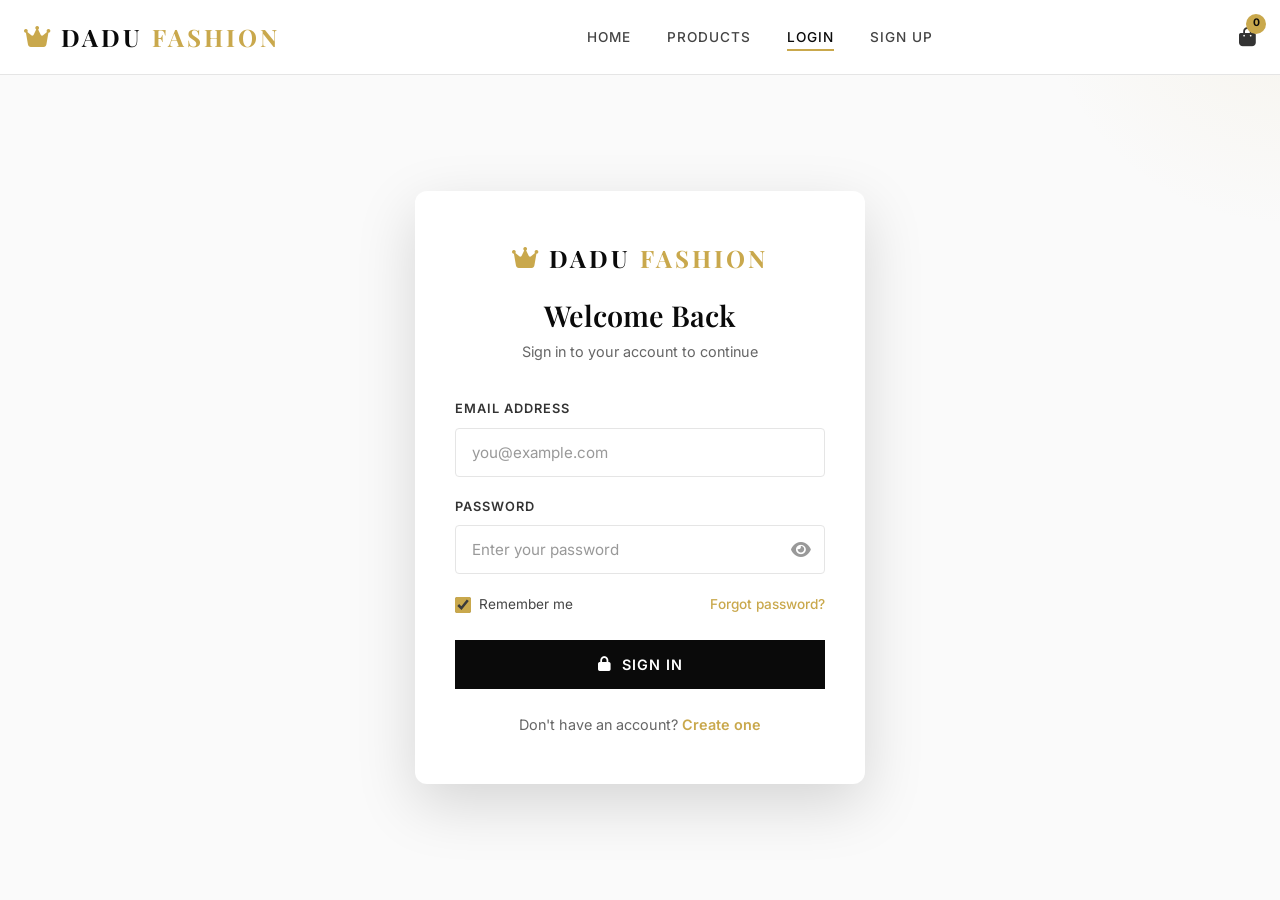
<file: Login.html>
<!DOCTYPE html>
<html lang="en">
<head>
    <meta charset="UTF-8">
    <meta name="viewport" content="width=device-width, initial-scale=1.0">
    <meta name="description" content="Login to your Dadu Fashion account.">
    <title>Login - Dadu Fashion</title>
    <link rel="stylesheet" href="style.css">
    <link rel="stylesheet" href="https://cdnjs.cloudflare.com/ajax/libs/font-awesome/6.5.1/css/all.min.css">
    <link href="https://fonts.googleapis.com/css2?family=Playfair+Display:wght@400;500;600;700&family=Inter:wght@300;400;500;600;700&display=swap" rel="stylesheet">
</head>
<body>
    <!-- Navbar -->
    <nav class="navbar" id="navbar">
        <div class="nav-container">
            <div class="nav-left">
                <a href="index.html" class="logo">
                    <span class="logo-icon"><i class="fas fa-crown"></i></span>
                    <span class="logo-text">DADU <span class="logo-highlight">FASHION</span></span>
                </a>
            </div>
            <div class="nav-center">
                <ul class="nav-links" id="navLinks">
                    <li><a href="index.html">Home</a></li>
                    <li><a href="products.html">Products</a></li>
                    <li><a href="login.html" class="active">Login</a></li>
                    <li><a href="signup.html">Sign Up</a></li>
                </ul>
            </div>
            <div class="nav-right">
                <a href="products.html" class="cart-icon" id="cartIcon">
                    <i class="fas fa-shopping-bag"></i>
                    <span class="cart-badge" id="cartBadge">0</span>
                </a>
                <div class="hamburger" id="hamburger">
                    <span></span>
                    <span></span>
                    <span></span>
                </div>
            </div>
        </div>
    </nav>

    <!-- Login Section -->
    <section class="auth-section">
        <div class="auth-card">
            <div class="auth-header">
                <a href="index.html" class="logo">
                    <span class="logo-icon"><i class="fas fa-crown"></i></span>
                    <span class="logo-text">DADU <span class="logo-highlight">FASHION</span></span>
                </a>
                <h2>Welcome Back</h2>
                <p>Sign in to your account to continue</p>
            </div>
            <form id="loginForm">
                <div class="form-group">
                    <label for="loginEmail">Email Address</label>
                    <input type="email" id="loginEmail" placeholder="you@example.com" required>
                </div>
                <div class="form-group">
                    <label for="loginPassword">Password</label>
                    <div class="password-wrapper">
                        <input type="password" id="loginPassword" placeholder="Enter your password" required>
                        <button type="button" class="password-toggle" aria-label="Toggle password visibility">
                            <i class="fas fa-eye"></i>
                        </button>
                    </div>
                </div>
                <div class="form-options">
                    <label>
                        <input type="checkbox" checked> Remember me
                    </label>
                    <a href="#">Forgot password?</a>
                </div>
                <button type="submit" class="btn btn-primary">
                    <i class="fas fa-lock"></i> Sign In
                </button>
            </form>
            <div class="auth-footer">
                <p>Don't have an account? <a href="signup.html">Create one</a></p>
            </div>
        </div>
    </section>

    <!-- Toast -->
    <div class="toast" id="toast">
        <div class="toast-content">
            <i class="fas fa-check-circle"></i>
            <span id="toastMessage">Item added to cart!</span>
        </div>
    </div>

    <script src="script.js"></script>
</body>
</html>
</file>
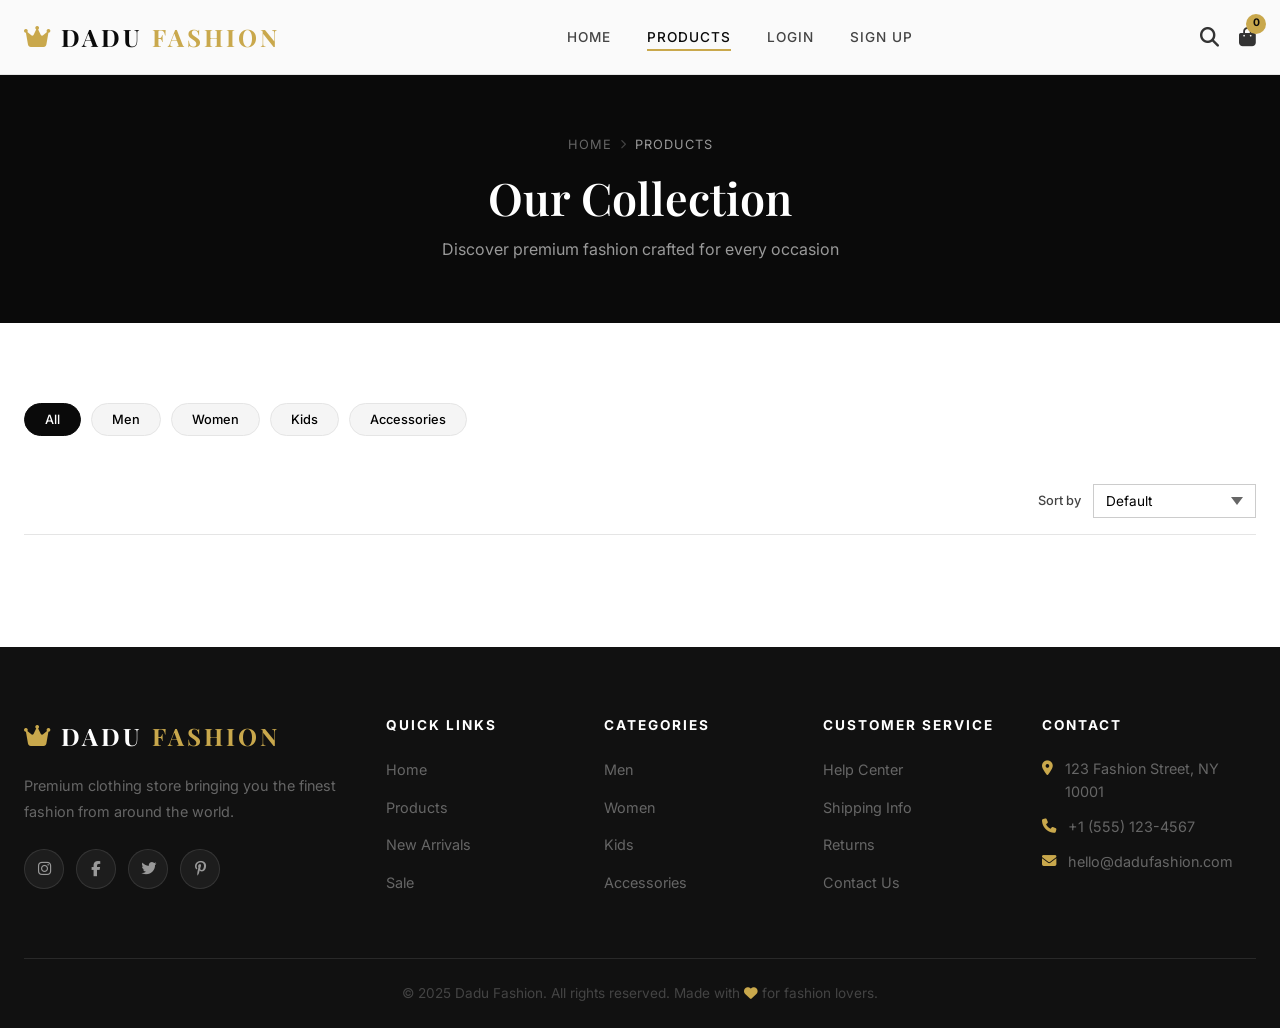
<file: products.html>
<!DOCTYPE html>
<html lang="en">
<head>
    <meta charset="UTF-8">
    <meta name="viewport" content="width=device-width, initial-scale=1.0">
    <meta name="description" content="Shop all products at Dadu Fashion - Premium Men, Women, Kids, and Accessories collection.">
    <title>Products - Dadu Fashion</title>
    <link rel="stylesheet" href="style.css">
    <link rel="stylesheet" href="https://cdnjs.cloudflare.com/ajax/libs/font-awesome/6.5.1/css/all.min.css">
    <link href="https://fonts.googleapis.com/css2?family=Playfair+Display:wght@400;500;600;700&family=Inter:wght@300;400;500;600;700&display=swap" rel="stylesheet">
</head>
<body>
    <!-- Navbar -->
    <nav class="navbar" id="navbar">
        <div class="nav-container">
            <div class="nav-left">
                <a href="index.html" class="logo">
                    <span class="logo-icon"><i class="fas fa-crown"></i></span>
                    <span class="logo-text">DADU <span class="logo-highlight">FASHION</span></span>
                </a>
            </div>
            <div class="nav-center">
                <ul class="nav-links" id="navLinks">
                    <li><a href="index.html">Home</a></li>
                    <li><a href="products.html" class="active">Products</a></li>
                    <li><a href="login.html">Login</a></li>
                    <li><a href="signup.html">Sign Up</a></li>
                </ul>
            </div>
            <div class="nav-right">
                <div class="search-toggle" id="searchToggle">
                    <i class="fas fa-search"></i>
                </div>
                <a href="products.html" class="cart-icon" id="cartIcon">
                    <i class="fas fa-shopping-bag"></i>
                    <span class="cart-badge" id="cartBadge">0</span>
                </a>
                <div class="hamburger" id="hamburger">
                    <span></span>
                    <span></span>
                    <span></span>
                </div>
            </div>
        </div>
        <div class="search-bar" id="searchBar">
            <div class="search-container">
                <i class="fas fa-search"></i>
                <input type="text" id="searchInput" placeholder="Search for products, categories, brands...">
                <button class="search-close" id="searchClose"><i class="fas fa-times"></i></button>
            </div>
        </div>
    </nav>

    <!-- Page Header -->
    <section class="page-header">
        <div class="page-header-content">
            <div class="breadcrumb">
                <a href="index.html">Home</a>
                <i class="fas fa-chevron-right"></i>
                <span>Products</span>
            </div>
            <h1>Our Collection</h1>
            <p>Discover premium fashion crafted for every occasion</p>
        </div>
    </section>

    <!-- Products Section -->
    <section class="section-padding">
        <div class="container">
            <!-- Filter Pills -->
            <div class="filter-pills">
                <button class="filter-pill active" data-category="all">All</button>
                <button class="filter-pill" data-category="men">Men</button>
                <button class="filter-pill" data-category="women">Women</button>
                <button class="filter-pill" data-category="kids">Kids</button>
                <button class="filter-pill" data-category="accessories">Accessories</button>
            </div>

            <!-- Toolbar -->
            <div class="products-toolbar">
                <div class="toolbar-left">
                    <span id="productCount"></span>
                </div>
                <div class="toolbar-right">
                    <label for="sortSelect">Sort by</label>
                    <select id="sortSelect">
                        <option value="default">Default</option>
                        <option value="price-asc">Price: Low to High</option>
                        <option value="price-desc">Price: High to Low</option>
                        <option value="name-asc">Name: A-Z</option>
                        <option value="rating">Highest Rated</option>
                    </select>
                </div>
            </div>

            <!-- Products Grid -->
            <div class="products-grid" id="productsGrid">
                <!-- Dynamically rendered -->
            </div>
        </div>
    </section>

    <!-- Footer -->
    <footer class="footer">
        <div class="container">
            <div class="footer-grid">
                <div class="footer-col footer-brand">
                    <a href="index.html" class="logo">
                        <span class="logo-icon"><i class="fas fa-crown"></i></span>
                        <span class="logo-text">DADU <span class="logo-highlight">FASHION</span></span>
                    </a>
                    <p>Premium clothing store bringing you the finest fashion from around the world.</p>
                    <div class="social-links">
                        <a href="#" aria-label="Instagram"><i class="fab fa-instagram"></i></a>
                        <a href="#" aria-label="Facebook"><i class="fab fa-facebook-f"></i></a>
                        <a href="#" aria-label="Twitter"><i class="fab fa-twitter"></i></a>
                        <a href="#" aria-label="Pinterest"><i class="fab fa-pinterest-p"></i></a>
                    </div>
                </div>
                <div class="footer-col">
                    <h4>Quick Links</h4>
                    <ul>
                        <li><a href="index.html">Home</a></li>
                        <li><a href="products.html">Products</a></li>
                        <li><a href="products.html?category=new">New Arrivals</a></li>
                        <li><a href="products.html?category=sale">Sale</a></li>
                    </ul>
                </div>
                <div class="footer-col">
                    <h4>Categories</h4>
                    <ul>
                        <li><a href="products.html?category=men">Men</a></li>
                        <li><a href="products.html?category=women">Women</a></li>
                        <li><a href="products.html?category=kids">Kids</a></li>
                        <li><a href="products.html?category=accessories">Accessories</a></li>
                    </ul>
                </div>
                <div class="footer-col">
                    <h4>Customer Service</h4>
                    <ul>
                        <li><a href="#">Help Center</a></li>
                        <li><a href="#">Shipping Info</a></li>
                        <li><a href="#">Returns</a></li>
                        <li><a href="#">Contact Us</a></li>
                    </ul>
                </div>
                <div class="footer-col">
                    <h4>Contact</h4>
                    <ul class="contact-info">
                        <li><i class="fas fa-map-marker-alt"></i> 123 Fashion Street, NY 10001</li>
                        <li><i class="fas fa-phone"></i> +1 (555) 123-4567</li>
                        <li><i class="fas fa-envelope"></i> hello@dadufashion.com</li>
                    </ul>
                </div>
            </div>
            <div class="footer-bottom">
                <p>&copy; 2025 Dadu Fashion. All rights reserved. Made with <i class="fas fa-heart"></i> for fashion lovers.</p>
            </div>
        </div>
    </footer>

    <!-- Toast -->
    <div class="toast" id="toast">
        <div class="toast-content">
            <i class="fas fa-check-circle"></i>
            <span id="toastMessage">Item added to cart!</span>
        </div>
    </div>

    <script src="script.js"></script>
</body>
  </html>
</file>
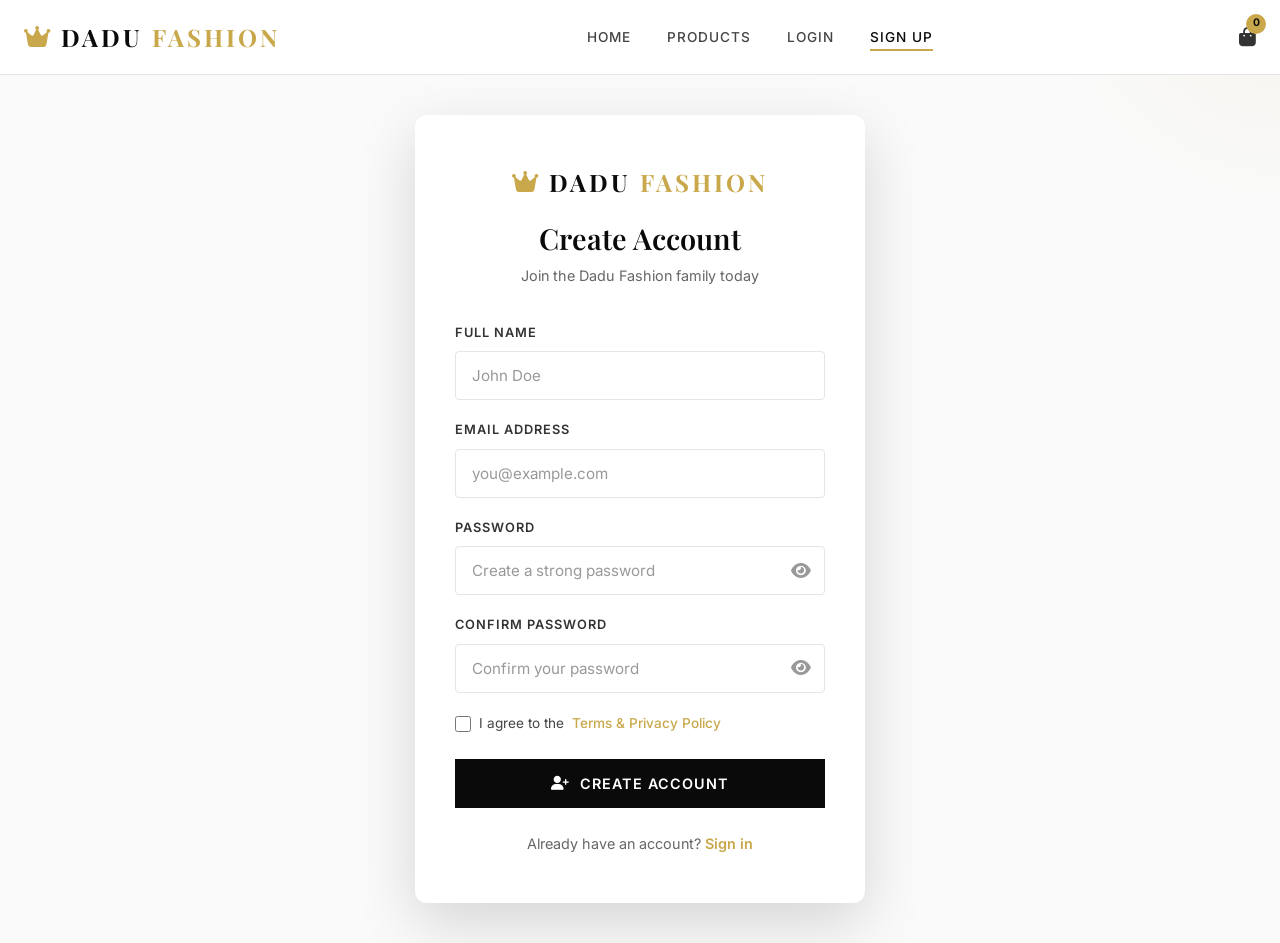
<file: Signup.html>
<!DOCTYPE html>
<html lang="en">
<head>
    <meta charset="UTF-8">
    <meta name="viewport" content="width=device-width, initial-scale=1.0">
    <meta name="description" content="Create your Dadu Fashion account and start shopping.">
    <title>Sign Up - Dadu Fashion</title>
    <link rel="stylesheet" href="style.css">
    <link rel="stylesheet" href="https://cdnjs.cloudflare.com/ajax/libs/font-awesome/6.5.1/css/all.min.css">
    <link href="https://fonts.googleapis.com/css2?family=Playfair+Display:wght@400;500;600;700&family=Inter:wght@300;400;500;600;700&display=swap" rel="stylesheet">
</head>
<body>
    <!-- Navbar -->
    <nav class="navbar" id="navbar">
        <div class="nav-container">
            <div class="nav-left">
                <a href="index.html" class="logo">
                    <span class="logo-icon"><i class="fas fa-crown"></i></span>
                    <span class="logo-text">DADU <span class="logo-highlight">FASHION</span></span>
                </a>
            </div>
            <div class="nav-center">
                <ul class="nav-links" id="navLinks">
                    <li><a href="index.html">Home</a></li>
                    <li><a href="products.html">Products</a></li>
                    <li><a href="login.html">Login</a></li>
                    <li><a href="signup.html" class="active">Sign Up</a></li>
                </ul>
            </div>
            <div class="nav-right">
                <a href="products.html" class="cart-icon" id="cartIcon">
                    <i class="fas fa-shopping-bag"></i>
                    <span class="cart-badge" id="cartBadge">0</span>
                </a>
                <div class="hamburger" id="hamburger">
                    <span></span>
                    <span></span>
                    <span></span>
                </div>
            </div>
        </div>
    </nav>

    <!-- Signup Section -->
    <section class="auth-section">
        <div class="auth-card">
            <div class="auth-header">
                <a href="index.html" class="logo">
                    <span class="logo-icon"><i class="fas fa-crown"></i></span>
                    <span class="logo-text">DADU <span class="logo-highlight">FASHION</span></span>
                </a>
                <h2>Create Account</h2>
                <p>Join the Dadu Fashion family today</p>
            </div>
            <form id="signupForm">
                <div class="form-group">
                    <label for="signupName">Full Name</label>
                    <input type="text" id="signupName" placeholder="John Doe" required>
                </div>
                <div class="form-group">
                    <label for="signupEmail">Email Address</label>
                    <input type="email" id="signupEmail" placeholder="you@example.com" required>
                </div>
                <div class="form-group">
                    <label for="signupPassword">Password</label>
                    <div class="password-wrapper">
                        <input type="password" id="signupPassword" placeholder="Create a strong password" required minlength="6">
                        <button type="button" class="password-toggle" aria-label="Toggle password visibility">
                            <i class="fas fa-eye"></i>
                        </button>
                    </div>
                </div>
                <div class="form-group">
                    <label for="signupConfirm">Confirm Password</label>
                    <div class="password-wrapper">
                        <input type="password" id="signupConfirm" placeholder="Confirm your password" required>
                        <button type="button" class="password-toggle" aria-label="Toggle password visibility">
                            <i class="fas fa-eye"></i>
                        </button>
                    </div>
                </div>
                <div class="form-options">
                    <label>
                        <input type="checkbox" required> I agree to the <a href="#">Terms & Privacy Policy</a>
                    </label>
                </div>
                <button type="submit" class="btn btn-primary">
                    <i class="fas fa-user-plus"></i> Create Account
                </button>
            </form>
            <div class="auth-footer">
                <p>Already have an account? <a href="login.html">Sign in</a></p>
            </div>
        </div>
    </section>

    <!-- Toast -->
    <div class="toast" id="toast">
        <div class="toast-content">
            <i class="fas fa-check-circle"></i>
            <span id="toastMessage">Item added to cart!</span>
        </div>
    </div>

    <script src="script.js"></script>
</body>
                      </html>
</file>
<file: style.css>
/* ============================================
   DADU FASHION - Premium E-Commerce Style
   ============================================ */

/* --- CSS Variables / Theme --- */
:root {
    --gold: #C9A84C;
    --gold-light: #E8D5A3;
    --gold-dark: #A8882E;
    --black: #0A0A0A;
    --black-2: #1A1A1A;
    --white: #FFFFFF;
    --off-white: #FAFAFA;
    --gray-100: #F5F5F5;
    --gray-200: #E5E5E5;
    --gray-300: #CCCCCC;
    --gray-400: #999999;
    --gray-500: #666666;
    --gray-600: #444444;
    --gray-700: #333333;
    --gray-800: #222222;
    --gray-900: #111111;
    --shadow-sm: 0 2px 8px rgba(0,0,0,0.06);
    --shadow-md: 0 4px 20px rgba(0,0,0,0.1);
    --shadow-lg: 0 8px 40px rgba(0,0,0,0.12);
    --shadow-xl: 0 20px 60px rgba(0,0,0,0.15);
    --radius-sm: 8px;
    --radius-md: 12px;
    --radius-lg: 20px;
    --radius-xl: 28px;
    --transition: all 0.3s cubic-bezier(0.25, 0.46, 0.45, 0.94);
    --transition-slow: all 0.5s cubic-bezier(0.25, 0.46, 0.45, 0.94);
    --font-primary: 'Playfair Display', serif;
    --font-secondary: 'Inter', sans-serif;
    --max-width: 1280px;
    --nav-height: 75px;
}

/* --- Reset & Base --- */
*, *::before, *::after {
    margin: 0;
    padding: 0;
    box-sizing: border-box;
}

html {
    scroll-behavior: smooth;
    font-size: 16px;
}

body {
    font-family: var(--font-secondary);
    color: var(--black);
    background: var(--white);
    line-height: 1.6;
    overflow-x: hidden;
    -webkit-font-smoothing: antialiased;
    -moz-osx-font-smoothing: grayscale;
}

a {
    text-decoration: none;
    color: inherit;
    transition: var(--transition);
}

ul { list-style: none; }

img {
    max-width: 100%;
    height: auto;
    display: block;
}

.container {
    max-width: var(--max-width);
    margin: 0 auto;
    padding: 0 24px;
}

.section-padding {
    padding: 80px 0;
}

/* --- Typography --- */
h1, h2, h3, h4, h5 {
    font-family: var(--font-primary);
    line-height: 1.2;
    font-weight: 600;
}

.section-header {
    text-align: center;
    margin-bottom: 50px;
}

.section-tag {
    display: inline-block;
    font-family: var(--font-secondary);
    font-size: 0.75rem;
    font-weight: 600;
    letter-spacing: 3px;
    text-transform: uppercase;
    color: var(--gold);
    margin-bottom: 12px;
    position: relative;
}

.section-tag::before,
.section-tag::after {
    content: '';
    display: inline-block;
    width: 30px;
    height: 1px;
    background: var(--gold);
    vertical-align: middle;
    margin: 0 12px;
}

.section-title {
    font-size: 2.5rem;
    font-weight: 700;
    color: var(--black);
    margin-bottom: 16px;
}

.section-desc {
    font-size: 1.05rem;
    color: var(--gray-500);
    max-width: 520px;
    margin: 0 auto;
}

.section-footer {
    text-align: center;
    margin-top: 50px;
}

/* --- Buttons --- */
.btn {
    display: inline-flex;
    align-items: center;
    gap: 10px;
    padding: 14px 32px;
    font-family: var(--font-secondary);
    font-size: 0.9rem;
    font-weight: 600;
    text-transform: uppercase;
    letter-spacing: 1px;
    border: none;
    border-radius: 0;
    cursor: pointer;
    transition: var(--transition);
    position: relative;
    overflow: hidden;
}

.btn-primary {
    background: var(--black);
    color: var(--white);
}

.btn-primary:hover {
    background: var(--gold);
    color: var(--black);
    transform: translateY(-2px);
    box-shadow: var(--shadow-lg);
}

.btn-outline {
    background: transparent;
    color: var(--white);
    border: 2px solid var(--white);
}

.btn-outline:hover {
    background: var(--white);
    color: var(--black);
    transform: translateY(-2px);
}

.btn-primary-outline {
    background: transparent;
    color: var(--black);
    border: 2px solid var(--black);
}

.btn-primary-outline:hover {
    background: var(--black);
    color: var(--white);
    transform: translateY(-2px);
}

.btn-gold {
    background: var(--gold);
    color: var(--black);
}

.btn-gold:hover {
    background: var(--gold-dark);
    color: var(--white);
    transform: translateY(-2px);
        box-shadow: var(--shadow-lg);
}

/* ============================================
   NAVBAR
   ============================================ */
.navbar {
    position: fixed;
    top: 0;
    left: 0;
    width: 100%;
    height: var(--nav-height);
    background: rgba(255, 255, 255, 0.98);
    backdrop-filter: blur(20px);
    -webkit-backdrop-filter: blur(20px);
    border-bottom: 1px solid var(--gray-200);
    z-index: 1000;
    transition: var(--transition);
}

.navbar.scrolled {
    box-shadow: var(--shadow-md);
    background: rgba(255, 255, 255, 0.98);
}

.nav-container {
    max-width: var(--max-width);
    margin: 0 auto;
    padding: 0 24px;
    height: 100%;
    display: flex;
    align-items: center;
    justify-content: space-between;
}

/* Logo */
.logo {
    display: flex;
    align-items: center;
    gap: 10px;
}

.logo-icon {
    font-size: 1.5rem;
    color: var(--gold);
}

.logo-text {
    font-family: var(--font-primary);
    font-size: 1.5rem;
    font-weight: 700;
    letter-spacing: 3px;
    color: var(--black);
}

.logo-highlight {
    color: var(--gold);
    font-weight: 700;
}

/* Nav Links */
.nav-links {
    display: flex;
    align-items: center;
    gap: 36px;
}

.nav-links a {
    font-size: 0.85rem;
    font-weight: 500;
    text-transform: uppercase;
    letter-spacing: 1px;
    color: var(--gray-600);
    position: relative;
    padding: 4px 0;
}

.nav-links a::after {
    content: '';
    position: absolute;
    bottom: -2px;
    left: 0;
    width: 0;
    height: 2px;
    background: var(--gold);
    transition: var(--transition);
}

.nav-links a:hover,
.nav-links a.active {
    color: var(--black);
}

.nav-links a:hover::after,
.nav-links a.active::after {
    width: 100%;
}

/* Nav Right */
.nav-right {
    display: flex;
    align-items: center;
    gap: 20px;
}

.search-toggle,
.cart-icon {
    font-size: 1.2rem;
    color: var(--gray-700);
    cursor: pointer;
    transition: var(--transition);
    position: relative;
}

.search-toggle:hover,
.cart-icon:hover {
    color: var(--gold);
}

.cart-badge {
    position: absolute;
    top: -8px;
    right: -10px;
    width: 20px;
    height: 20px;
    background: var(--gold);
    color: var(--black);
    font-size: 0.65rem;
    font-weight: 700;
    border-radius: 50%;
    display: flex;
    align-items: center;
    justify-content: center;
    transition: var(--transition);
}

/* Hamburger */
.hamburger {
    display: none;
    flex-direction: column;
    gap: 5px;
    cursor: pointer;
    padding: 4px;
}

.hamburger span {
    width: 24px;
    height: 2px;
    background: var(--black);
    transition: var(--transition);
    border-radius: 2px;
}

.hamburger.active span:nth-child(1) {
    transform: rotate(45deg) translate(5px, 5px);
}

.hamburger.active span:nth-child(2) {
    opacity: 0;
}

.hamburger.active span:nth-child(3) {
    transform: rotate(-45deg) translate(5px, -5px);
}

/* Search Bar */
.search-bar {
    position: absolute;
    top: var(--nav-height);
    left: 0;
    width: 100%;
    background: var(--white);
    border-bottom: 1px solid var(--gray-200);
    padding: 16px 0;
    transform: translateY(-100%);
    opacity: 0;
    visibility: hidden;
    transition: var(--transition);
    z-index: 999;
}

.search-bar.active {
    transform: translateY(0);
    opacity: 1;
    visibility: visible;
}

.search-container {
    max-width: var(--max-width);
    margin: 0 auto;
    padding: 0 24px;
    display: flex;
    align-items: center;
    gap: 16px;
}

.search-container i {
    color: var(--gray-400);
    font-size: 1.1rem;
}

.search-container input {
    flex: 1;
    border: none;
    outline: none;
    font-size: 1rem;
    font-family: var(--font-secondary);
    padding: 8px 0;
    background: transparent;
    color: var(--black);
}

.search-container input::placeholder {
    color: var(--gray-400);
}

.search-close {
    background: none;
    border: none;
    font-size: 1.2rem;
    color: var(--gray-500);
    cursor: pointer;
    transition: var(--transition);
    padding: 4px;
}

.search-close:hover {
    color: var(--black);
}

/* ============================================
   HERO SECTION
   ============================================ */
.hero {
    position: relative;
    min-height: 100vh;
    display: flex;
    align-items: center;
    justify-content: center;
    background: linear-gradient(135deg, #0a0a0a 0%, #1a1a1a 50%, #0a0a0a 100%);
    overflow: hidden;
    margin-top: 0;
    padding-top: var(--nav-height);
}

.hero::before {
    content: '';
    position: absolute;
    top: -50%;
    left: -50%;
    width: 200%;
    height: 200%;
    background: radial-gradient(ellipse at center, rgba(201, 168, 76, 0.05) 0%, transparent 60%);
    animation: heroGlow 10s ease-in-out infinite alternate;
}

@keyframes heroGlow {
    0% { transform: translate(0, 0) rotate(0deg); }
    100% { transform: translate(5%, 5%) rotate(5deg); }
}

.hero-overlay {
    position: absolute;
    inset: 0;
    background: url("data:image/svg+xml,%3Csvg width='60' height='60' viewBox='0 0 60 60' xmlns='http://www.w3.org/2000/svg'%3E%3Cg fill='none' fill-rule='evenodd'%3E%3Cg fill='%23ffffff' fill-opacity='0.02'%3E%3Cpath d='M36 34v-4h-2v4h-4v2h4v4h2v-4h4v-2h-4zm0-30V0h-2v4h-4v2h4v4h2V6h4V4h-4zM6 34v-4H4v4H0v2h4v4h2v-4h4v-2H6zM6 4V0H4v4H0v2h4v4h2V6h4V4H6z'/%3E%3C/g%3E%3C/g%3E%3C/svg%3E");
    opacity: 0.5;
}

.hero-content {
    position: relative;
    z-index: 2;
    text-align: center;
    max-width: 800px;
    padding: 0 24px;
    animation: heroFadeIn 1.2s ease-out;
}

@keyframes heroFadeIn {
    from {
        opacity: 0;
        transform: translateY(40px);
    }
    to {
        opacity: 1;
        transform: translateY(0);
    }
}

.hero-badge {
    display: inline-block;
    font-size: 0.75rem;
    font-weight: 600;
    letter-spacing: 3px;
    text-transform: uppercase;
    color: var(--gold);
    border: 1px solid var(--gold);
    padding: 8px 20px;
    margin-bottom: 30px;
}

.hero-title {
    font-family: var(--font-primary);
    font-size: 5rem;
    font-weight: 700;
    color: var(--white);
    letter-spacing: 8px;
    margin-bottom: 8px;
    line-height: 1.1;
}

.hero-subtitle {
    font-family: var(--font-secondary);
    font-size: 1.2rem;
    font-weight: 300;
    letter-spacing: 6px;
    text-transform: uppercase;
    color: var(--gold);
    margin-bottom: 24px;
}

.hero-desc {
    font-size: 1.05rem;
    color: var(--gray-400);
    max-width: 550px;
    margin: 0 auto 40px;
    line-height: 1.8;
}

.hero-buttons {
    display: flex;
    align-items: center;
    justify-content: center;
    gap: 16px;
    flex-wrap: wrap;
}

.hero-scroll {
    position: absolute;
    bottom: 40px;
    left: 50%;
    transform: translateX(-50%);
    display: flex;
    flex-direction: column;
    align-items: center;
    gap: 8px;
    color: var(--gray-500);
    font-size: 0.7rem;
    font-weight: 500;
    letter-spacing: 2px;
    text-transform: uppercase;
    animation: bounce 2s infinite;
    z-index: 2;
}

.hero-scroll i {
    font-size: 0.8rem;
}

@keyframes bounce {
    0%, 20%, 50%, 80%, 100% { transform: translateX(-50%) translateY(0); }
    40% { transform: translateX(-50%) translateY(-8px); }
    60% { transform: translateX(-50%) translateY(-4px); }
}

/* ============================================
   CATEGORIES SECTION
   ============================================ */
.categories {
    background: var(--off-white);
}

.categories-grid {
    display: grid;
    grid-template-columns: repeat(4, 1fr);
    gap: 20px;
}

.category-card {
    position: relative;
    border-radius: var(--radius-md);
    overflow: hidden;
    cursor: pointer;
    display: block;
}

.category-img {
    position: relative;
    aspect-ratio: 3 / 4;
    overflow: hidden;
}

.category-img img {
    width: 100%;
    height: 100%;
    object-fit: cover;
    transition: var(--transition-slow);
}

.category-card:hover .category-img img {
    transform: scale(1.08);
}

.category-overlay {
    position: absolute;
    inset: 0;
    background: linear-gradient(to top, rgba(0,0,0,0.7) 0%, rgba(0,0,0,0.1) 60%, transparent 100%);
    display: flex;
    flex-direction: column;
    justify-content: flex-end;
    padding: 28px;
    transition: var(--transition);
}

.category-overlay h3 {
    color: var(--white);
    font-size: 1.6rem;
    font-weight: 700;
    margin-bottom: 6px;
}

.category-overlay span {
    color: var(--gold);
    font-size: 0.8rem;
    font-weight: 500;
    text-transform: uppercase;
    letter-spacing: 1px;
    display: flex;
    align-items: center;
    gap: 8px;
    opacity: 0;
    transform: translateX(-10px);
    transition: var(--transition);
}

.category-card:hover .category-overlay span {
    opacity: 1;
    transform: translateX(0);
}

/* ============================================
   PRODUCTS GRID
   ============================================ */
.products-grid {
    display: grid;
    grid-template-columns: repeat(4, 1fr);
    gap: 24px;
}

.product-card {
    background: var(--white);
    border-radius: var(--radius-md);
    overflow: hidden;
    transition: var(--transition);
    position: relative;
    cursor: pointer;
}

.product-card:hover {
    transform: translateY(-6px);
    box-shadow: var(--shadow-lg);
}

.product-image {
    position: relative;
    aspect-ratio: 3 / 4;
    overflow: hidden;
    background: var(--gray-100);
}

.product-image img {
    width: 100%;
    height: 100%;
    object-fit: cover;
    transition: var(--transition-slow);
}

.product-card:hover .product-image img {
    transform: scale(1.05);
}

.product-badge {
    position: absolute;
    top: 12px;
    left: 12px;
    padding: 6px 14px;
    font-size: 0.7rem;
    font-weight: 600;
    text-transform: uppercase;
    letter-spacing: 1px;
    border-radius: 4px;
    z-index: 2;
}

.product-badge.new {
    background: var(--black);
    color: var(--white);
}

.product-badge.sale {
    background: var(--gold);
    color: var(--black);
}

.product-actions {
    position: absolute;
    bottom: 16px;
    left: 50%;
    transform: translateX(-50%) translateY(10px);
    opacity: 0;
    transition: var(--transition);
    width: calc(100% - 32px);
    z-index: 2;
}

.product-card:hover .product-actions {
    opacity: 1;
    transform: translateX(-50%) translateY(0);
}

.add-to-cart-btn {
    width: 100%;
    padding: 12px;
    background: var(--black);
    color: var(--white);
    border: none;
    font-family: var(--font-secondary);
    font-size: 0.8rem;
    font-weight: 600;
    text-transform: uppercase;
    letter-spacing: 1px;
    cursor: pointer;
    transition: var(--transition);
    display: flex;
    align-items: center;
    justify-content: center;
    gap: 8px;
}

.add-to-cart-btn:hover {
    background: var(--gold);
    color: var(--black);
}

.add-to-cart-btn.added {
    background: #2ecc71;
    color: white;
}

.product-info {
    padding: 20px 16px;
}

.product-category {
    font-size: 0.7rem;
    font-weight: 500;
    text-transform: uppercase;
    letter-spacing: 1px;
    color: var(--gray-400);
    margin-bottom: 6px;
}

.product-name {
    font-family: var(--font-primary);
    font-size: 1rem;
    font-weight: 600;
    color: var(--black);
    margin-bottom: 8px;
    line-height: 1.3;
}

.product-rating {
    display: flex;
    align-items: center;
    gap: 4px;
    margin-bottom: 8px;
}

.product-rating i {
    color: var(--gold);
    font-size: 0.75rem;
}

.product-rating span {
    font-size: 0.75rem;
    color: var(--gray-400);
    margin-left: 4px;
}

.product-price {
    display: flex;
    align-items: center;
    gap: 10px;
}

.current-price {
    font-family: var(--font-primary);
    font-size: 1.2rem;
    font-weight: 700;
    color: var(--black);
}

.original-price {
    font-size: 0.9rem;
    color: var(--gray-400);
    text-decoration: line-through;
}

/* ============================================
   FEATURES SECTION
   ============================================ */
.features {
    background: var(--white);
    border-top: 1px solid var(--gray-200);
    border-bottom: 1px solid var(--gray-200);
}

.features-grid {
    display: grid;
    grid-template-columns: repeat(4, 1fr);
    gap: 30px;
}

.feature-card {
    text-align: center;
    padding: 20px;
}

.feature-icon {
    width: 64px;
    height: 64px;
    margin: 0 auto 16px;
    background: var(--gray-100);
    border-radius: 50%;
    display: flex;
    align-items: center;
    justify-content: center;
    font-size: 1.4rem;
    color: var(--gold);
    transition: var(--transition);
}

.feature-card:hover .feature-icon {
    background: var(--gold);
    color: var(--white);
    transform: scale(1.1);
}

.feature-card h4 {
    font-family: var(--font-secondary);
    font-size: 0.95rem;
    font-weight: 600;
    margin-bottom: 6px;
}

.feature-card p {
    font-size: 0.85rem;
    color: var(--gray-500);
}

/* ============================================
   NEWSLETTER SECTION
   ============================================ */
.newsletter {
    background: var(--black);
    position: relative;
    overflow: hidden;
}

.newsletter::before {
    content: '';
    position: absolute;
    top: 0;
    left: 0;
    right: 0;
    bottom: 0;
    background: radial-gradient(ellipse at center, rgba(201, 168, 76, 0.08) 0%, transparent 60%);
}

.newsletter-content {
    position: relative;
    z-index: 1;
    text-align: center;
    max-width: 550px;
    margin: 0 auto;
}

.newsletter-content .section-tag {
    color: var(--gold);
}

.newsletter-content .section-tag::before,
.newsletter-content .section-tag::after {
    background: var(--gold);
}

.newsletter-content h2 {
    color: var(--white);
    font-size: 2.5rem;
    margin-bottom: 12px;
}

.newsletter-content p {
    color: var(--gray-400);
    margin-bottom: 30px;
    font-size: 1rem;
}

.newsletter-form {
    display: flex;
    gap: 0;
    max-width: 480px;
    margin: 0 auto;
}

.newsletter-form input {
    flex: 1;
    padding: 16px 20px;
    background: rgba(255, 255, 255, 0.1);
    border: 1px solid rgba(255, 255, 255, 0.2);
    border-right: none;
    font-family: var(--font-secondary);
    font-size: 0.9rem;
    color: var(--white);
    outline: none;
    transition: var(--transition);
}

.newsletter-form input:focus {
    border-color: var(--gold);
    background: rgba(255, 255, 255, 0.15);
}

.newsletter-form input::placeholder {
    color: var(--gray-500);
}

.newsletter-form .btn {
    padding: 16px 30px;
    background: var(--gold);
    color: var(--black);
    border: 1px solid var(--gold);
    border-radius: 0;
    font-size: 0.8rem;
}

.newsletter-form .btn:hover {
    background: var(--gold-dark);
    border-color: var(--gold-dark);
    color: var(--white);
}

/* ============================================
   FOOTER
   ============================================ */
.footer {
    background: var(--gray-900);
    color: var(--gray-300);
    padding: 70px 0 0;
}

.footer-grid {
    display: grid;
    grid-template-columns: 1.8fr 1fr 1fr 1fr 1.2fr;
    gap: 40px;
    padding-bottom: 50px;
    border-bottom: 1px solid rgba(255, 255, 255, 0.1);
}

.footer-brand .logo-text {
    color: var(--white);
}

.footer-brand p {
    margin-top: 18px;
    font-size: 0.9rem;
    line-height: 1.8;
    color: var(--gray-500);
}

.social-links {
    display: flex;
    gap: 12px;
    margin-top: 24px;
}

.social-links a {
    width: 40px;
    height: 40px;
    background: rgba(255, 255, 255, 0.05);
    border: 1px solid rgba(255, 255, 255, 0.1);
    border-radius: 50%;
    display: flex;
    align-items: center;
    justify-content: center;
    color: var(--gray-400);
    font-size: 0.95rem;
    transition: var(--transition);
}

.social-links a:hover {
    background: var(--gold);
    border-color: var(--gold);
    color: var(--black);
    transform: translateY(-3px);
}

.footer-col h4 {
    font-family: var(--font-secondary);
    font-size: 0.85rem;
    font-weight: 700;
    text-transform: uppercase;
    letter-spacing: 2px;
    color: var(--white);
    margin-bottom: 24px;
}

.footer-col ul li {
    margin-bottom: 12px;
}

.footer-col ul li a {
    color: var(--gray-500);
    font-size: 0.9rem;
    transition: var(--transition);
}

.footer-col ul li a:hover {
    color: var(--gold);
    padding-left: 4px;
}

.contact-info li {
    display: flex;
    align-items: flex-start;
    gap: 12px;
    color: var(--gray-500);
    font-size: 0.9rem;
}

.contact-info li i {
    color: var(--gold);
    margin-top: 4px;
}

.footer-bottom {
    text-align: center;
    padding: 24px 0;
    font-size: 0.85rem;
    color: var(--gray-600);
}

.footer-bottom i {
    color: var(--gold);
}

/* ============================================
   TOAST NOTIFICATION
   ============================================ */
.toast {
    position: fixed;
    bottom: 30px;
    right: 30px;
    background: var(--black);
    color: var(--white);
    padding: 16px 24px;
    border-radius: var(--radius-sm);
    box-shadow: var(--shadow-xl);
    transform: translateY(20px);
    opacity: 0;
    visibility: hidden;
    transition: var(--transition);
    z-index: 9999;
    border-left: 4px solid var(--gold);
}

.toast.show {
    transform: translateY(0);
    opacity: 1;
    visibility: visible;
}

.toast-content {
    display: flex;
    align-items: center;
    gap: 12px;
    font-size: 0.9rem;
    font-weight: 500;
}

.toast-content i {
    color: #2ecc71;
    font-size: 1.2rem;
}

/* ============================================
   PAGE HEADER (for inner pages)
   ============================================ */
.page-header {
    background: var(--black);
    padding: calc(var(--nav-height) + 60px) 0 60px;
    text-align: center;
    position: relative;
    overflow: hidden;
}

.page-header-content h1 {
    color: var(--white);
    font-size: 2.8rem;
    margin-bottom: 12px;
}

.page-header-content p {
    color: var(--gray-400);
    font-size: 1rem;
}

.breadcrumb {
    display: flex;
    align-items: center;
    justify-content: center;
    gap: 8px;
    margin-bottom: 16px;
    font-size: 0.8rem;
    text-transform: uppercase;
    letter-spacing: 1px;
}

.breadcrumb a {
    color: var(--gray-500);
}

.breadcrumb a:hover {
    color: var(--gold);
}

.breadcrumb span {
    color: var(--gray-400);
}

.breadcrumb i {
    font-size: 0.6rem;
    color: var(--gray-600);
}

/* ============================================
   PRODUCT PAGE TOOLBAR
   ============================================ */
.products-toolbar {
    display: flex;
    align-items: center;
    justify-content: space-between;
    flex-wrap: wrap;
    gap: 16px;
    margin-bottom: 32px;
    padding: 16px 0;
    border-bottom: 1px solid var(--gray-200);
}

.toolbar-left {
    display: flex;
    align-items: center;
    gap: 16px;
}

.toolbar-left span {
    font-size: 0.9rem;
    color: var(--gray-500);
}

.filter-btn {
    display: flex;
    align-items: center;
    gap: 8px;
    padding: 8px 16px;
    background: none;
    border: 1px solid var(--gray-300);
    font-family: var(--font-secondary);
    font-size: 0.8rem;
    font-weight: 500;
    cursor: pointer;
    transition: var(--transition);
}

.filter-btn:hover {
    border-color: var(--black);
}

.toolbar-right {
    display: flex;
    align-items: center;
    gap: 12px;
}

.toolbar-right label {
    font-size: 0.8rem;
    font-weight: 500;
    color: var(--gray-600);
}

.toolbar-right select {
    padding: 8px 32px 8px 12px;
    border: 1px solid var(--gray-300);
    font-family: var(--font-secondary);
    font-size: 0.85rem;
    background: var(--white);
    cursor: pointer;
    appearance: none;
    background-image: url("data:image/svg+xml,%3Csvg xmlns='http://www.w3.org/2000/svg' width='12' height='8' viewBox='0 0 12 8'%3E%3Cpath fill='%23666' d='M6 8L0 0h12z'/%3E%3C/svg%3E");
    background-repeat: no-repeat;
    background-position: right 12px center;
    outline: none;
    transition: var(--transition);
}

.toolbar-right select:focus {
    border-color: var(--black);
}

/* Category filter pills */
.filter-pills {
    display: flex;
    flex-wrap: wrap;
    gap: 10px;
    margin-bottom: 32px;
}

.filter-pill {
    padding: 8px 20px;
    background: var(--gray-100);
    border: 1px solid var(--gray-200);
    font-family: var(--font-secondary);
    font-size: 0.8rem;
    font-weight: 500;
    cursor: pointer;
    border-radius: 30px;
    transition: var(--transition);
}

.filter-pill:hover {
    border-color: var(--black);
    background: var(--white);
}

.filter-pill.active {
    background: var(--black);
    color: var(--white);
    border-color: var(--black);
}

/* ============================================
   AUTH PAGES (Login & Signup)
   ============================================ */
.auth-section {
    min-height: 100vh;
    display: flex;
    align-items: center;
    justify-content: center;
    padding: calc(var(--nav-height) + 40px) 24px 40px;
    background: var(--off-white);
    position: relative;
    overflow: hidden;
}

.auth-section::before {
    content: '';
    position: absolute;
    top: -30%;
    right: -20%;
    width: 500px;
    height: 500px;
    background: radial-gradient(circle, rgba(201, 168, 76, 0.08) 0%, transparent 70%);
    border-radius: 50%;
}

.auth-card {
    position: relative;
    z-index: 1;
    width: 100%;
    max-width: 450px;
    background: var(--white);
    padding: 48px 40px;
    box-shadow: var(--shadow-xl);
    border-radius: var(--radius-md);
}

.auth-header {
    text-align: center;
    margin-bottom: 36px;
}

.auth-header .logo {
    justify-content: center;
    margin-bottom: 20px;
}

.auth-header h2 {
    font-family: var(--font-primary);
    font-size: 1.8rem;
    color: var(--black);
    margin-bottom: 8px;
}

.auth-header p {
    color: var(--gray-500);
    font-size: 0.9rem;
}

.form-group {
    margin-bottom: 20px;
}

.form-group label {
    display: block;
    font-size: 0.8rem;
    font-weight: 600;
    text-transform: uppercase;
    letter-spacing: 1px;
    color: var(--gray-700);
    margin-bottom: 8px;
}

.form-group input {
    width: 100%;
    padding: 14px 16px;
    border: 1px solid var(--gray-200);
    font-family: var(--font-secondary);
    font-size: 0.95rem;
    color: var(--black);
    background: var(--white);
    outline: none;
    transition: var(--transition);
    border-radius: 4px;
}

.form-group input:focus {
    border-color: var(--gold);
    box-shadow: 0 0 0 3px rgba(201, 168, 76, 0.1);
}

.form-group input::placeholder {
    color: var(--gray-400);
}

.form-options {
    display: flex;
    align-items: center;
    justify-content: space-between;
    margin-bottom: 24px;
    font-size: 0.85rem;
}

.form-options label {
    display: flex;
    align-items: center;
    gap: 8px;
    cursor: pointer;
    color: var(--gray-600);
}

.form-options input[type="checkbox"] {
    width: 16px;
    height: 16px;
    accent-color: var(--gold);
}

.form-options a {
    color: var(--gold);
    font-weight: 500;
}

.form-options a:hover {
    text-decoration: underline;
}

.auth-card .btn {
    width: 100%;
    justify-content: center;
    padding: 16px;
}

.auth-footer {
    text-align: center;
    margin-top: 24px;
    font-size: 0.9rem;
    color: var(--gray-500);
}

.auth-footer a {
    color: var(--gold);
    font-weight: 600;
}

.auth-footer a:hover {
    text-decoration: underline;
}

.password-wrapper {
    position: relative;
}

.password-wrapper input {
    padding-right: 48px;
}

.password-toggle {
    position: absolute;
    right: 14px;
    top: 50%;
    transform: translateY(-50%);
    background: none;
    border: none;
    color: var(--gray-400);
    cursor: pointer;
    font-size: 1.1rem;
    transition: var(--transition);
}

.password-toggle:hover {
    color: var(--gray-700);
}

/* ============================================
   RESPONSIVE DESIGN
   ============================================ */

/* Tablet (max 1024px) */
@media (max-width: 1024px) {
    .products-grid {
        grid-template-columns: repeat(3, 1fr);
    }

    .categories-grid {
        grid-template-columns: repeat(2, 1fr);
    }

    .footer-grid {
        grid-template-columns: repeat(2, 1fr);
        gap: 30px;
    }

    .features-grid {
        grid-template-columns: repeat(2, 1fr);
    }

    .hero-title {
        font-size: 3.5rem;
    }
}

/* Small tablet / large mobile (max 768px) */
@media (max-width: 768px) {
    .section-padding {
        padding: 60px 0;
    }

    .section-title {
        font-size: 1.8rem;
    }

    /* Nav */
    .nav-center {
        position: fixed;
        top: var(--nav-height);
        left: 0;
        width: 100%;
        background: var(--white);
        border-bottom: 1px solid var(--gray-200);
        padding: 20px 24px;
        transform: translateY(-100%);
        opacity: 0;
        visibility: hidden;
        transition: var(--transition);
        box-shadow: var(--shadow-md);
    }

    .nav-center.active {
        transform: translateY(0);
        opacity: 1;
        visibility: visible;
    }

    .nav-links {
        flex-direction: column;
        gap: 16px;
    }

    .nav-links a {
        font-size: 1rem;
    }

    .hamburger {
        display: flex;
    }

    /* Hero */
    .hero-title {
        font-size: 2.5rem;
        letter-spacing: 4px;
    }

    .hero-subtitle {
        font-size: 0.9rem;
        letter-spacing: 4px;
    }

    .hero-desc {
        font-size: 0.9rem;
    }

    .hero-buttons .btn {
        padding: 12px 24px;
        font-size: 0.8rem;
    }

    .hero-scroll {
        display: none;
    }

    /* Products */
    .products-grid {
        grid-template-columns: repeat(2, 1fr);
        gap: 16px;
    }

    .product-info {
        padding: 14px 12px;
    }

    .product-name {
        font-size: 0.9rem;
    }

    .current-price {
        font-size: 1rem;
    }

    /* Categories */
    .categories-grid {
        grid-template-columns: repeat(2, 1fr);
        gap: 12px;
    }

    .category-overlay {
        padding: 16px;
    }

    .category-overlay h3 {
        font-size: 1.2rem;
    }

    /* Features */
    .features-grid {
        grid-template-columns: repeat(2, 1fr);
        gap: 16px;
    }

    /* Newsletter */
    .newsletter-content h2 {
        font-size: 1.8rem;
    }

    .newsletter-form {
        flex-direction: column;
    }

    .newsletter-form input {
        border-right: 1px solid rgba(255, 255, 255, 0.2);
        border-bottom: none;
    }

    .newsletter-form .btn {
        width: 100%;
        justify-content: center;
    }

    /* Footer */
    .footer-grid {
        grid-template-columns: 1fr;
        gap: 30px;
    }

    .footer {
        padding: 50px 0 0;
    }

    /* Auth */
    .auth-card {
        padding: 36px 24px;
    }

    .auth-header h2 {
        font-size: 1.5rem;
    }

    /* Page header */
    .page-header-content h1 {
        font-size: 2rem;
    }

    /* Products toolbar */
    .products-toolbar {
        flex-direction: column;
        align-items: stretch;
    }

    .toolbar-left {
        justify-content: space-between;
    }

    .filter-pills {
        overflow-x: auto;
        flex-wrap: nowrap;
        padding-bottom: 8px;
        -webkit-overflow-scrolling: touch;
    }

    .filter-pill {
        white-space: nowrap;
    }

    /* Toast */
    .toast {
        left: 16px;
        right: 16px;
        bottom: 16px;
    }
}

/* Small mobile (max 480px) */
@media (max-width: 480px) {
    .container {
        padding: 0 16px;
    }

    .hero-title {
        font-size: 1.8rem;
        letter-spacing: 2px;
    }

    .hero-badge {
        font-size: 0.65rem;
        padding: 6px 14px;
    }

    .products-grid {
        grid-template-columns: 1fr 1fr;
        gap: 12px;
    }

    .section-title {
        font-size: 1.5rem;
    }

    .footer-grid {
        grid-template-columns: 1fr;
    }

    .auth-card {
        padding: 28px 20px;
    }
}

/* Mini mobile (max 360px) */
@media (max-width: 360px) {
    .products-grid {
        grid-template-columns: 1fr;
    }

    .categories-grid {
        grid-template-columns: 1fr;
    }
}

/* ============================================
   UTILITY / ANIMATIONS
   ============================================ */
.fade-in {
    opacity: 0;
    transform: translateY(20px);
    animation: fadeIn 0.6s ease forwards;
}

@keyframes fadeIn {
    to {
        opacity: 1;
        transform: translateY(0);
    }
}

/* Scroll animations */
.reveal {
    opacity: 0;
    transform: translateY(30px);
    transition: opacity 0.6s ease, transform 0.6s ease;
}

.reveal.visible {
    opacity: 1;
    transform: translateY(0);
}

/* Smooth scrollbar */
::-webkit-scrollbar {
    width: 8px;
}

::-webkit-scrollbar-track {
    background: var(--gray-100);
}

::-webkit-scrollbar-thumb {
    background: var(--gray-300);
    border-radius: 4px;
}

::-webkit-scrollbar-thumb:hover {
    background: var(--gray-400);
}

/* Selection */
::selection {
    background: var(--gold);
    color: var(--black);
}
</file>
